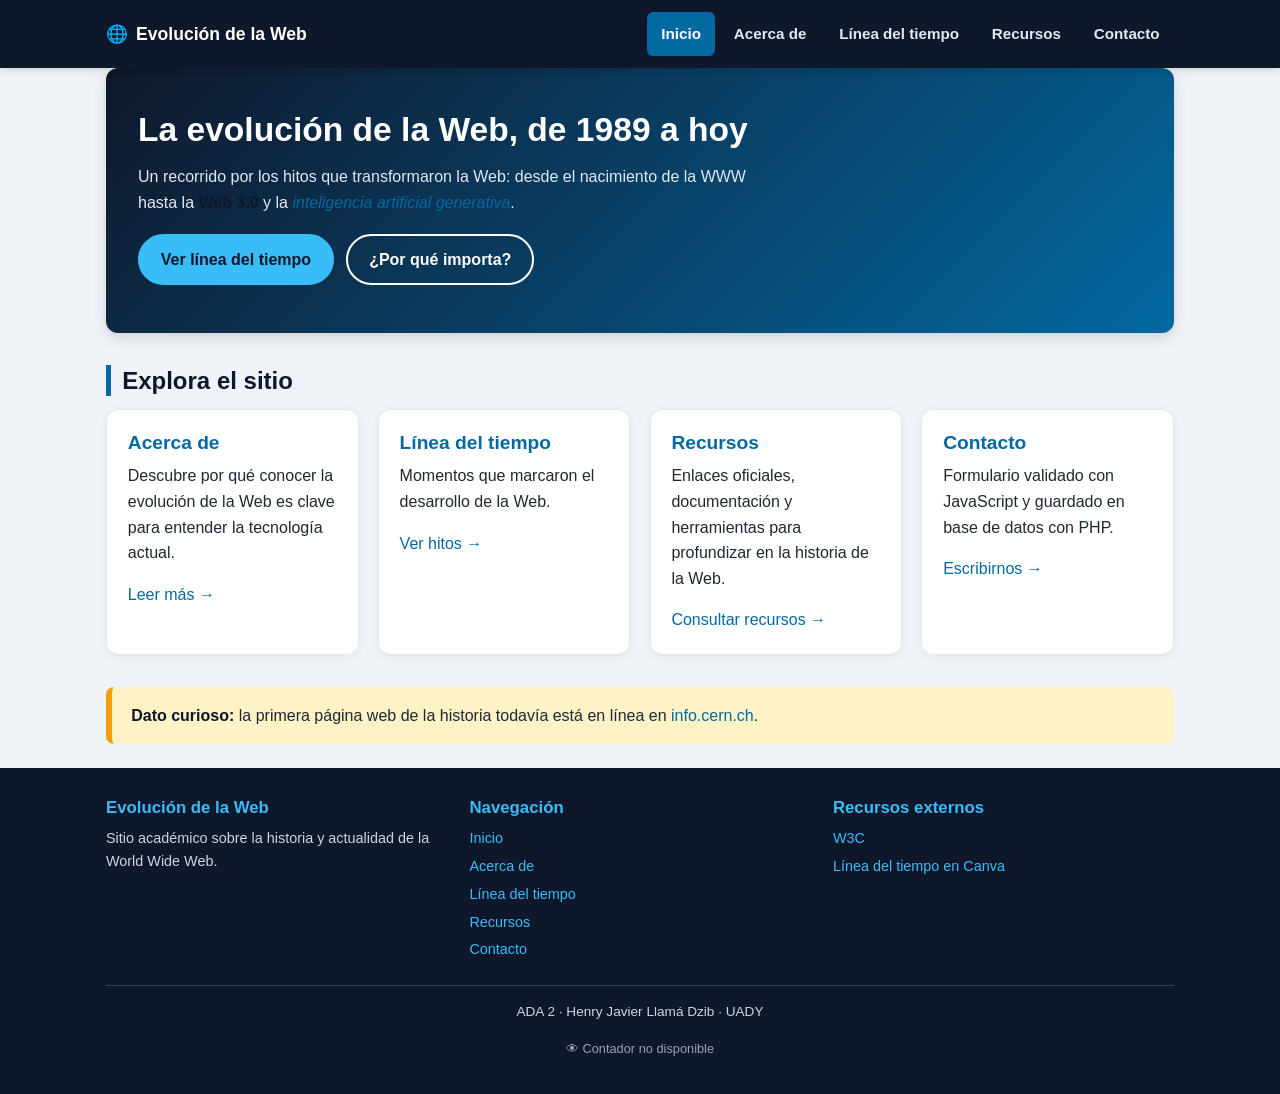
<file: index.html>
<!DOCTYPE html>
<html lang="es">
<head>
  <meta charset="UTF-8">
  <meta name="viewport" content="width=device-width, initial-scale=1.0">
  <meta name="description" content="Sitio sobre la evolución de la Web: hitos, recursos y contacto.">
  <title>Inicio | Evolución de la Web</title>
  <link rel="stylesheet" href="estilos.css">
</head>
<body>
  <header class="cabecera">
    <div class="barra">
      <a class="logo" href="index.html"><span aria-hidden="true">🌐</span> Evolución de la Web</a>
      <input type="checkbox" id="menu-toggle" class="menu-toggle">
      <label for="menu-toggle" class="menu-icono" aria-label="Abrir menú de navegación">☰</label>
      <nav class="nav">
        <ul class="menu">
          <li><a href="index.html" class="activo">Inicio</a></li>
          <li><a href="acerca.html">Acerca de</a></li>
          <li><a href="linea-tiempo.html">Línea del tiempo</a></li>
          <li><a href="recursos.html">Recursos</a></li>
          <li><a href="contacto.html">Contacto</a></li>
        </ul>
      </nav>
    </div>
  </header>

  <main class="contenedor">
    <section class="heroe">
      <h1>La evolución de la Web, de 1989 a hoy</h1>
      <p>Un recorrido por los hitos que transformaron la Web: desde el nacimiento de la WWW hasta la <strong>Web 3.0</strong> y la <em>inteligencia artificial generativa</em>.</p>
      <a class="boton" href="linea-tiempo.html">Ver línea del tiempo</a>
      <a class="boton secundario" href="acerca.html">¿Por qué importa?</a>
    </section>

    <h2>Explora el sitio</h2>
    <div class="rejilla">
      <article class="tarjeta">
        <h3>Acerca de</h3>
        <p>Descubre por qué conocer la evolución de la Web es clave para entender la tecnología actual.</p>
        <a href="acerca.html">Leer más →</a>
      </article>
      <article class="tarjeta">
        <h3>Línea del tiempo</h3>
        <p>Momentos que marcaron el desarrollo de la Web.</p>
        <a href="linea-tiempo.html">Ver hitos →</a>
      </article>
      <article class="tarjeta">
        <h3>Recursos</h3>
        <p>Enlaces oficiales, documentación y herramientas para profundizar en la historia de la Web.</p>
        <a href="recursos.html">Consultar recursos →</a>
      </article>
      <article class="tarjeta">
        <h3>Contacto</h3>
        <p>Formulario validado con JavaScript y guardado en base de datos con PHP.</p>
        <a href="contacto.html">Escribirnos →</a>
      </article>
    </div>

    <div class="aviso">
      <strong>Dato curioso:</strong> la primera página web de la historia todavía está en línea en
      <a href="http://info.cern.ch/" target="_blank" rel="noopener">info.cern.ch</a>.
    </div>
  </main>

  <footer class="pie">
    <div class="contenedor">
      <div class="columnas">
        <div>
          <h4>Evolución de la Web</h4>
          <p>Sitio académico sobre la historia y actualidad de la World Wide Web.</p>
        </div>
        <div>
          <h4>Navegación</h4>
          <ul>
            <li><a href="index.html">Inicio</a></li>
            <li><a href="acerca.html">Acerca de</a></li>
            <li><a href="linea-tiempo.html">Línea del tiempo</a></li>
            <li><a href="recursos.html">Recursos</a></li>
            <li><a href="contacto.html">Contacto</a></li>
          </ul>
        </div>
        <div>
          <h4>Recursos externos</h4>
          <ul>
            <li><a href="https://www.w3.org/" target="_blank" rel="noopener">W3C</a></li>
            <li><a href="https://www.canva.com/design/DAHYIgsBeGQ/dAUwOUvHS9t2ICzW6gFu6g/edit" target="_blank" rel="noopener">Línea del tiempo en Canva</a></li>
          </ul>
        </div>
      </div>
      <div class="creditos">
        <p>ADA 2 · Henry Javier Llamá Dzib · UADY</p>
        <!-- contador dinámico servido por PHP -->
        <p id="contador-visitas" class="contador">Cargando visitas…</p>
      </div>
    </div>
  </footer>

  <!-- script del contador del servidor -->
  <script src="js/contador.js"></script>
</body>
</html>
</file>
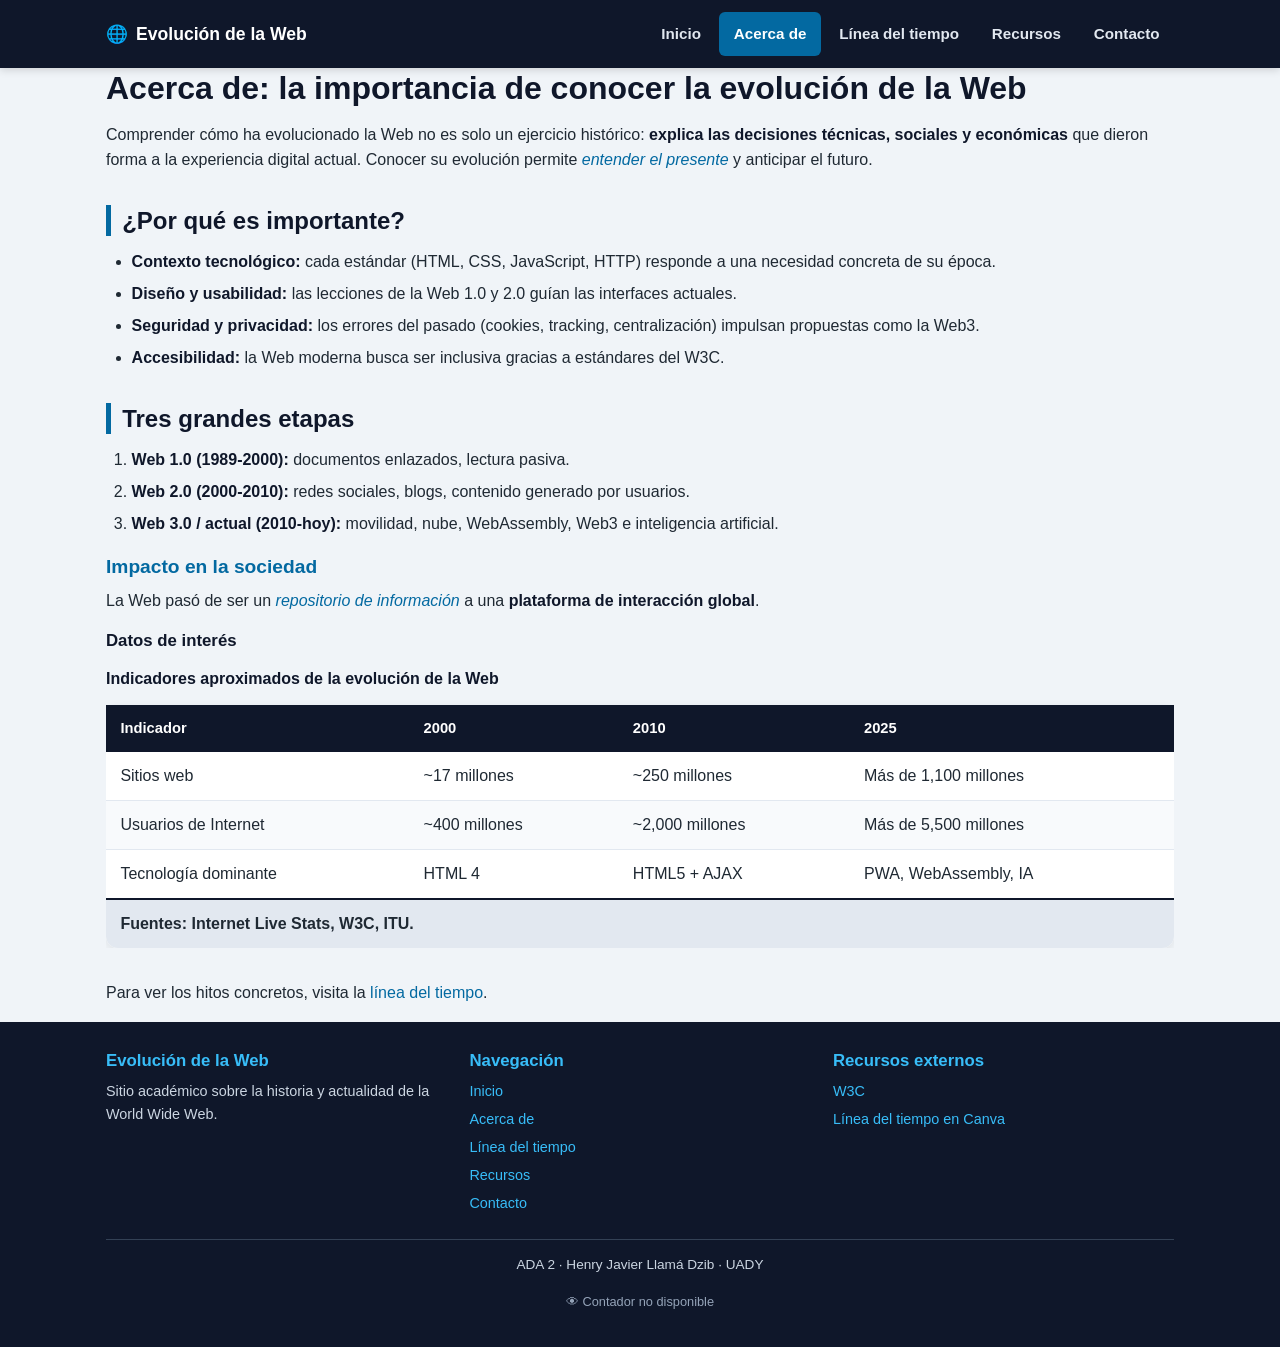
<file: acerca.html>
<!DOCTYPE html>
<html lang="es">
<head>
  <meta charset="UTF-8">
  <meta name="viewport" content="width=device-width, initial-scale=1.0">
  <meta name="description" content="Importancia de conocer la evolución de la Web.">
  <title>Acerca de | Evolución de la Web</title>
  <link rel="stylesheet" href="estilos.css">
</head>
<body>
  <header class="cabecera">
    <div class="barra">
      <a class="logo" href="index.html"><span aria-hidden="true">🌐</span> Evolución de la Web</a>
      <input type="checkbox" id="menu-toggle" class="menu-toggle">
      <label for="menu-toggle" class="menu-icono" aria-label="Abrir menú de navegación">☰</label>
      <nav class="nav">
        <ul class="menu">
          <li><a href="index.html">Inicio</a></li>
          <li><a href="acerca.html" class="activo">Acerca de</a></li>
          <li><a href="linea-tiempo.html">Línea del tiempo</a></li>
          <li><a href="recursos.html">Recursos</a></li>
          <li><a href="contacto.html">Contacto</a></li>
        </ul>
      </nav>
    </div>
  </header>

  <main class="contenedor">
    <h1>Acerca de: la importancia de conocer la evolución de la Web</h1>
    <p>Comprender cómo ha evolucionado la Web no es solo un ejercicio histórico: <strong>explica las decisiones técnicas, sociales y económicas</strong> que dieron forma a la experiencia digital actual. Conocer su evolución permite <em>entender el presente</em> y anticipar el futuro.</p>

    <h2>¿Por qué es importante?</h2>
    <ul>
      <li><strong>Contexto tecnológico:</strong> cada estándar (HTML, CSS, JavaScript, HTTP) responde a una necesidad concreta de su época.</li>
      <li><strong>Diseño y usabilidad:</strong> las lecciones de la Web 1.0 y 2.0 guían las interfaces actuales.</li>
      <li><strong>Seguridad y privacidad:</strong> los errores del pasado (cookies, tracking, centralización) impulsan propuestas como la Web3.</li>
      <li><strong>Accesibilidad:</strong> la Web moderna busca ser inclusiva gracias a estándares del W3C.</li>
    </ul>

    <h2>Tres grandes etapas</h2>
    <ol>
      <li><strong>Web 1.0 (1989-2000):</strong> documentos enlazados, lectura pasiva.</li>
      <li><strong>Web 2.0 (2000-2010):</strong> redes sociales, blogs, contenido generado por usuarios.</li>
      <li><strong>Web 3.0 / actual (2010-hoy):</strong> movilidad, nube, WebAssembly, Web3 e inteligencia artificial.</li>
    </ol>

    <h3>Impacto en la sociedad</h3>
    <p>La Web pasó de ser un <em>repositorio de información</em> a una <strong>plataforma de interacción global</strong>.</p>

    <h4>Datos de interés</h4>
    <div class="tabla-envoltura">
      <table>
        <caption>Indicadores aproximados de la evolución de la Web</caption>
        <thead>
          <tr><th>Indicador</th><th>2000</th><th>2010</th><th>2025</th></tr>
        </thead>
        <tbody>
          <tr><td>Sitios web</td><td>~17 millones</td><td>~250 millones</td><td>Más de 1,100 millones</td></tr>
          <tr><td>Usuarios de Internet</td><td>~400 millones</td><td>~2,000 millones</td><td>Más de 5,500 millones</td></tr>
          <tr><td>Tecnología dominante</td><td>HTML 4</td><td>HTML5 + AJAX</td><td>PWA, WebAssembly, IA</td></tr>
        </tbody>
        <tfoot>
          <tr><td colspan="4">Fuentes: Internet Live Stats, W3C, ITU.</td></tr>
        </tfoot>
      </table>
    </div>

    <p>Para ver los hitos concretos, visita la <a href="linea-tiempo.html">línea del tiempo</a>.</p>
  </main>

  <footer class="pie">
    <div class="contenedor">
      <div class="columnas">
        <div>
          <h4>Evolución de la Web</h4>
          <p>Sitio académico sobre la historia y actualidad de la World Wide Web.</p>
        </div>
        <div>
          <h4>Navegación</h4>
          <ul>
            <li><a href="index.html">Inicio</a></li>
            <li><a href="acerca.html">Acerca de</a></li>
            <li><a href="linea-tiempo.html">Línea del tiempo</a></li>
            <li><a href="recursos.html">Recursos</a></li>
            <li><a href="contacto.html">Contacto</a></li>
          </ul>
        </div>
        <div>
          <h4>Recursos externos</h4>
          <ul>
            <li><a href="https://www.w3.org/" target="_blank" rel="noopener">W3C</a></li>
            <li><a href="https://www.canva.com/design/DAHYIgsBeGQ/dAUwOUvHS9t2ICzW6gFu6g/edit" target="_blank" rel="noopener">Línea del tiempo en Canva</a></li>
          </ul>
        </div>
      </div>
      <div class="creditos">
        <p>ADA 2 · Henry Javier Llamá Dzib · UADY</p>
        <!-- Contador dinámico -->
        <p id="contador-visitas" class="contador">Cargando visitas…</p>
      </div>
    </div>
  </footer>

  <!-- Script del contador -->
  <script src="js/contador.js"></script>
</body>
</html>
</file>
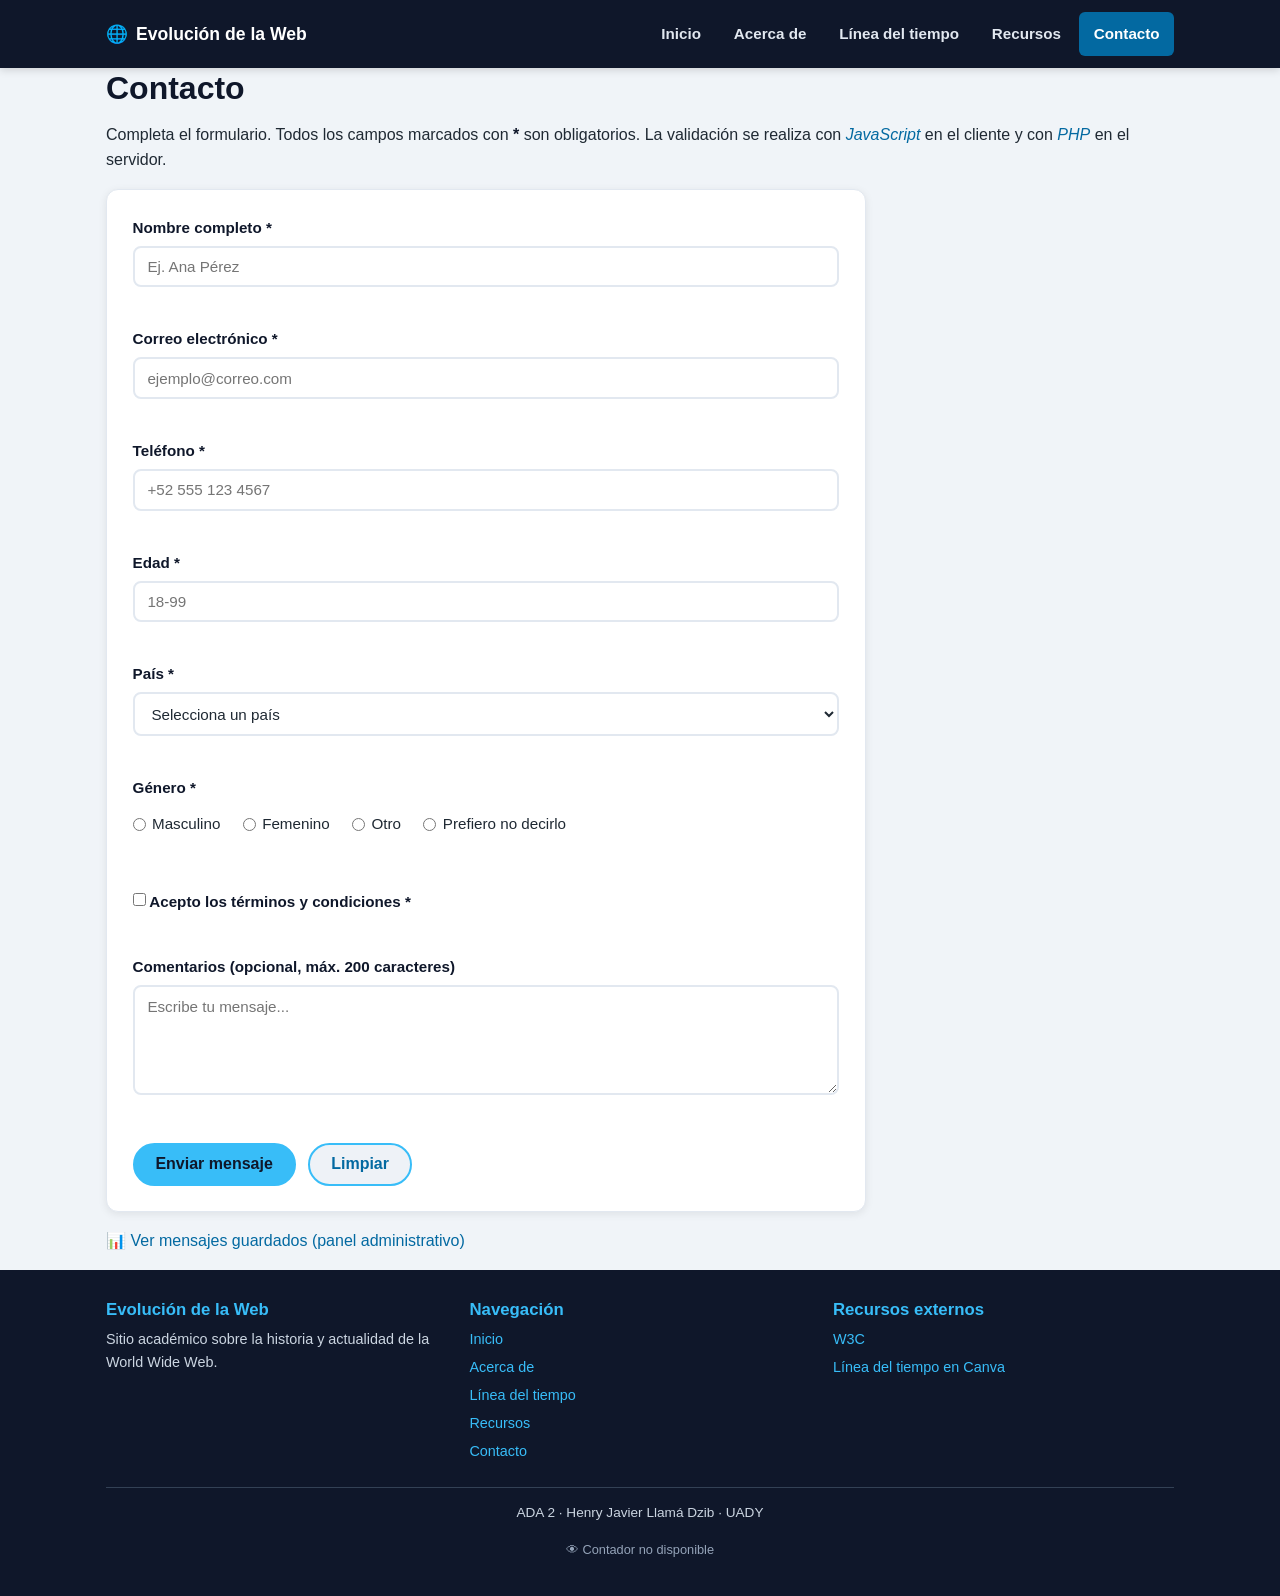
<file: contacto.html>
<!DOCTYPE html>
<html lang="es">
<head>
  <meta charset="UTF-8">
  <meta name="viewport" content="width=device-width, initial-scale=1.0">
  <meta name="description" content="Formulario de contacto validado con JavaScript y guardado en base de datos.">
  <title>Contacto | Evolución de la Web</title>
  <link rel="stylesheet" href="estilos.css">
</head>
<body>
  <header class="cabecera">
    <div class="barra">
      <a class="logo" href="index.html"><span aria-hidden="true">🌐</span> Evolución de la Web</a>
      <input type="checkbox" id="menu-toggle" class="menu-toggle">
      <label for="menu-toggle" class="menu-icono" aria-label="Abrir menú de navegación">☰</label>
      <nav class="nav">
        <ul class="menu">
          <li><a href="index.html">Inicio</a></li>
          <li><a href="acerca.html">Acerca de</a></li>
          <li><a href="linea-tiempo.html">Línea del tiempo</a></li>
          <li><a href="recursos.html">Recursos</a></li>
          <li><a href="contacto.html" class="activo">Contacto</a></li>
        </ul>
      </nav>
    </div>
  </header>

  <main class="contenedor">
    <h1>Contacto</h1>
    <p>Completa el formulario. Todos los campos marcados con <strong>*</strong> son obligatorios. La validación se realiza con <em>JavaScript</em> en el cliente y con <em>PHP</em> en el servidor.</p>

    <div class="mensaje-exito" id="mensaje-exito" role="status" aria-live="polite">
      ¡Gracias! Tu mensaje se ha enviado correctamente.
    </div>

    <!-- formulario conectado a procesar_contacto.php -->
    <form id="formulario-contacto" class="formulario"
          action="procesar_contacto.php" method="post" novalidate>
      <div class="campo" id="campo-nombre">
        <label for="nombre">Nombre completo *</label>
        <input type="text" id="nombre" name="nombre" placeholder="Ej. Ana Pérez" autocomplete="name">
        <span class="error" id="error-nombre"></span>
      </div>

      <div class="campo" id="campo-correo">
        <label for="correo">Correo electrónico *</label>
        <input type="email" id="correo" name="correo" placeholder="ejemplo@correo.com" autocomplete="email">
        <span class="error" id="error-correo"></span>
      </div>

      <div class="campo" id="campo-telefono">
        <label for="telefono">Teléfono *</label>
        <input type="tel" id="telefono" name="telefono" placeholder="+52 555 123 4567" autocomplete="tel">
        <span class="error" id="error-telefono"></span>
      </div>

      <div class="campo" id="campo-edad">
        <label for="edad">Edad *</label>
        <input type="number" id="edad" name="edad" min="18" max="99" placeholder="18-99">
        <span class="error" id="error-edad"></span>
      </div>

      <div class="campo" id="campo-pais">
        <label for="pais">País *</label>
        <select id="pais" name="pais">
          <option value="">Selecciona un país</option>
          <option value="MX">México</option>
          <option value="CO">Colombia</option>
          <option value="AR">Argentina</option>
          <option value="ES">España</option>
          <option value="PE">Perú</option>
          <option value="CL">Chile</option>
        </select>
        <span class="error" id="error-pais"></span>
      </div>

      <div class="campo" id="campo-genero">
        <span class="etiqueta-grupo">Género *</span>
        <div class="grupo-opciones">
          <label><input type="radio" name="genero" value="masculino"> Masculino</label>
          <label><input type="radio" name="genero" value="femenino"> Femenino</label>
          <label><input type="radio" name="genero" value="otro"> Otro</label>
          <label><input type="radio" name="genero" value="prefiero-no"> Prefiero no decirlo</label>
        </div>
        <span class="error" id="error-genero"></span>
      </div>

      <div class="campo" id="campo-terminos">
        <label class="campo-check">
          <input type="checkbox" id="terminos" name="terminos">
          Acepto los términos y condiciones *
        </label>
        <span class="error" id="error-terminos"></span>
      </div>

      <div class="campo" id="campo-comentarios">
        <label for="comentarios">Comentarios (opcional, máx. 200 caracteres)</label>
        <textarea id="comentarios" name="comentarios" maxlength="200" placeholder="Escribe tu mensaje..."></textarea>
        <span class="error" id="error-comentarios"></span>
      </div>

      <div class="acciones">
        <button type="submit" class="boton">Enviar mensaje</button>
        <!-- color corregido del botón limpiar -->
        <button type="reset" class="boton" style="background:#eef2f7;color:#0369a1;">Limpiar</button>
      </div>
    </form>

    <!-- enlace al panel dinámico del servidor -->
    <p style="margin-top:1rem;">
      <a href="mensajes.php">📊 Ver mensajes guardados (panel administrativo)</a>
    </p>
  </main>

  <footer class="pie">
    <div class="contenedor">
      <div class="columnas">
        <div>
          <h4>Evolución de la Web</h4>
          <p>Sitio académico sobre la historia y actualidad de la World Wide Web.</p>
        </div>
        <div>
          <h4>Navegación</h4>
          <ul>
            <li><a href="index.html">Inicio</a></li>
            <li><a href="acerca.html">Acerca de</a></li>
            <li><a href="linea-tiempo.html">Línea del tiempo</a></li>
            <li><a href="recursos.html">Recursos</a></li>
            <li><a href="contacto.html">Contacto</a></li>
          </ul>
        </div>
        <div>
          <h4>Recursos externos</h4>
          <ul>
            <li><a href="https://www.w3.org/" target="_blank" rel="noopener">W3C</a></li>
            <li><a href="https://www.canva.com/design/DAHYIgsBeGQ/dAUwOUvHS9t2ICzW6gFu6g/edit" target="_blank" rel="noopener">Línea del tiempo en Canva</a></li>
          </ul>
        </div>
      </div>
      <div class="creditos">
        <p>ADA 2 · Henry Javier Llamá Dzib · UADY</p>
        <!-- contador dinámico -->
        <p id="contador-visitas" class="contador">Cargando visitas…</p>
      </div>
    </div>
  </footer>

  <!-- scripts (contador + validación cliente) -->
  <script src="js/contador.js"></script>
  <script src="js/validacion.js"></script>
</body>
</html>
</file>
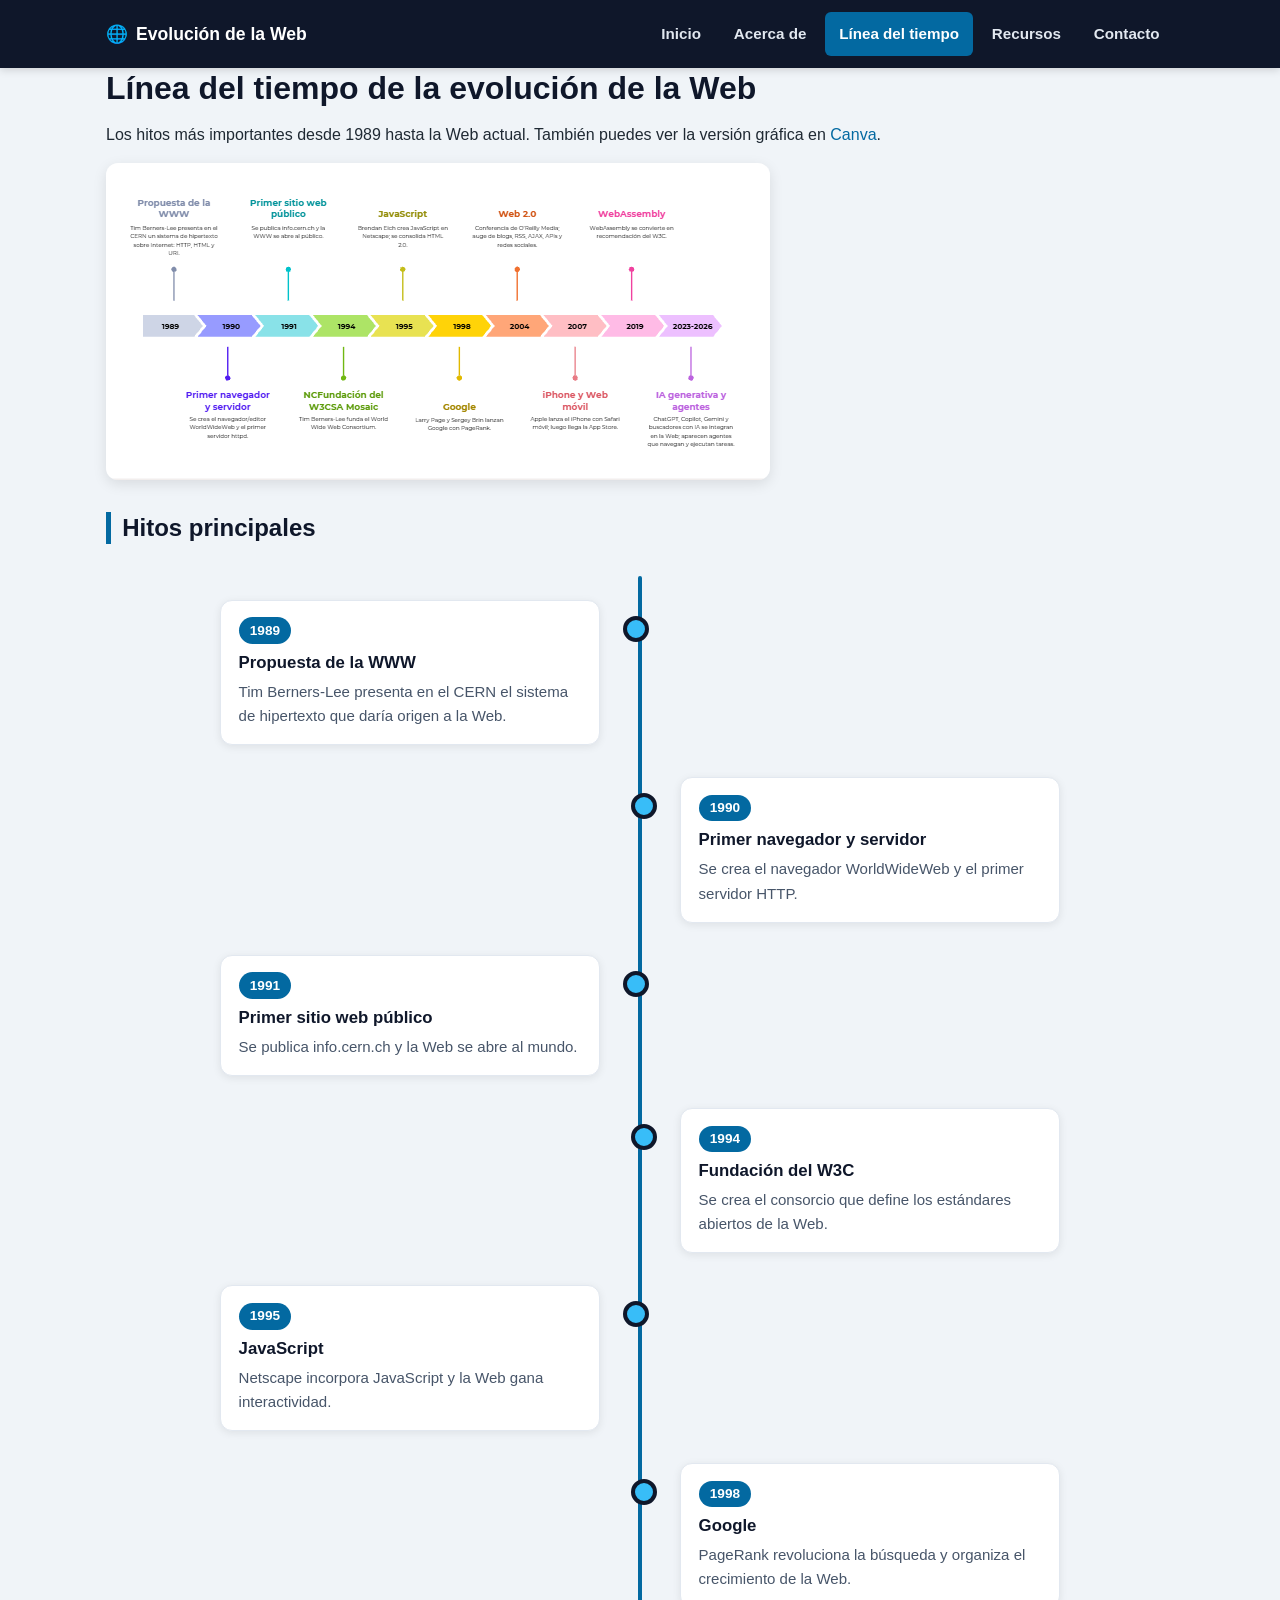
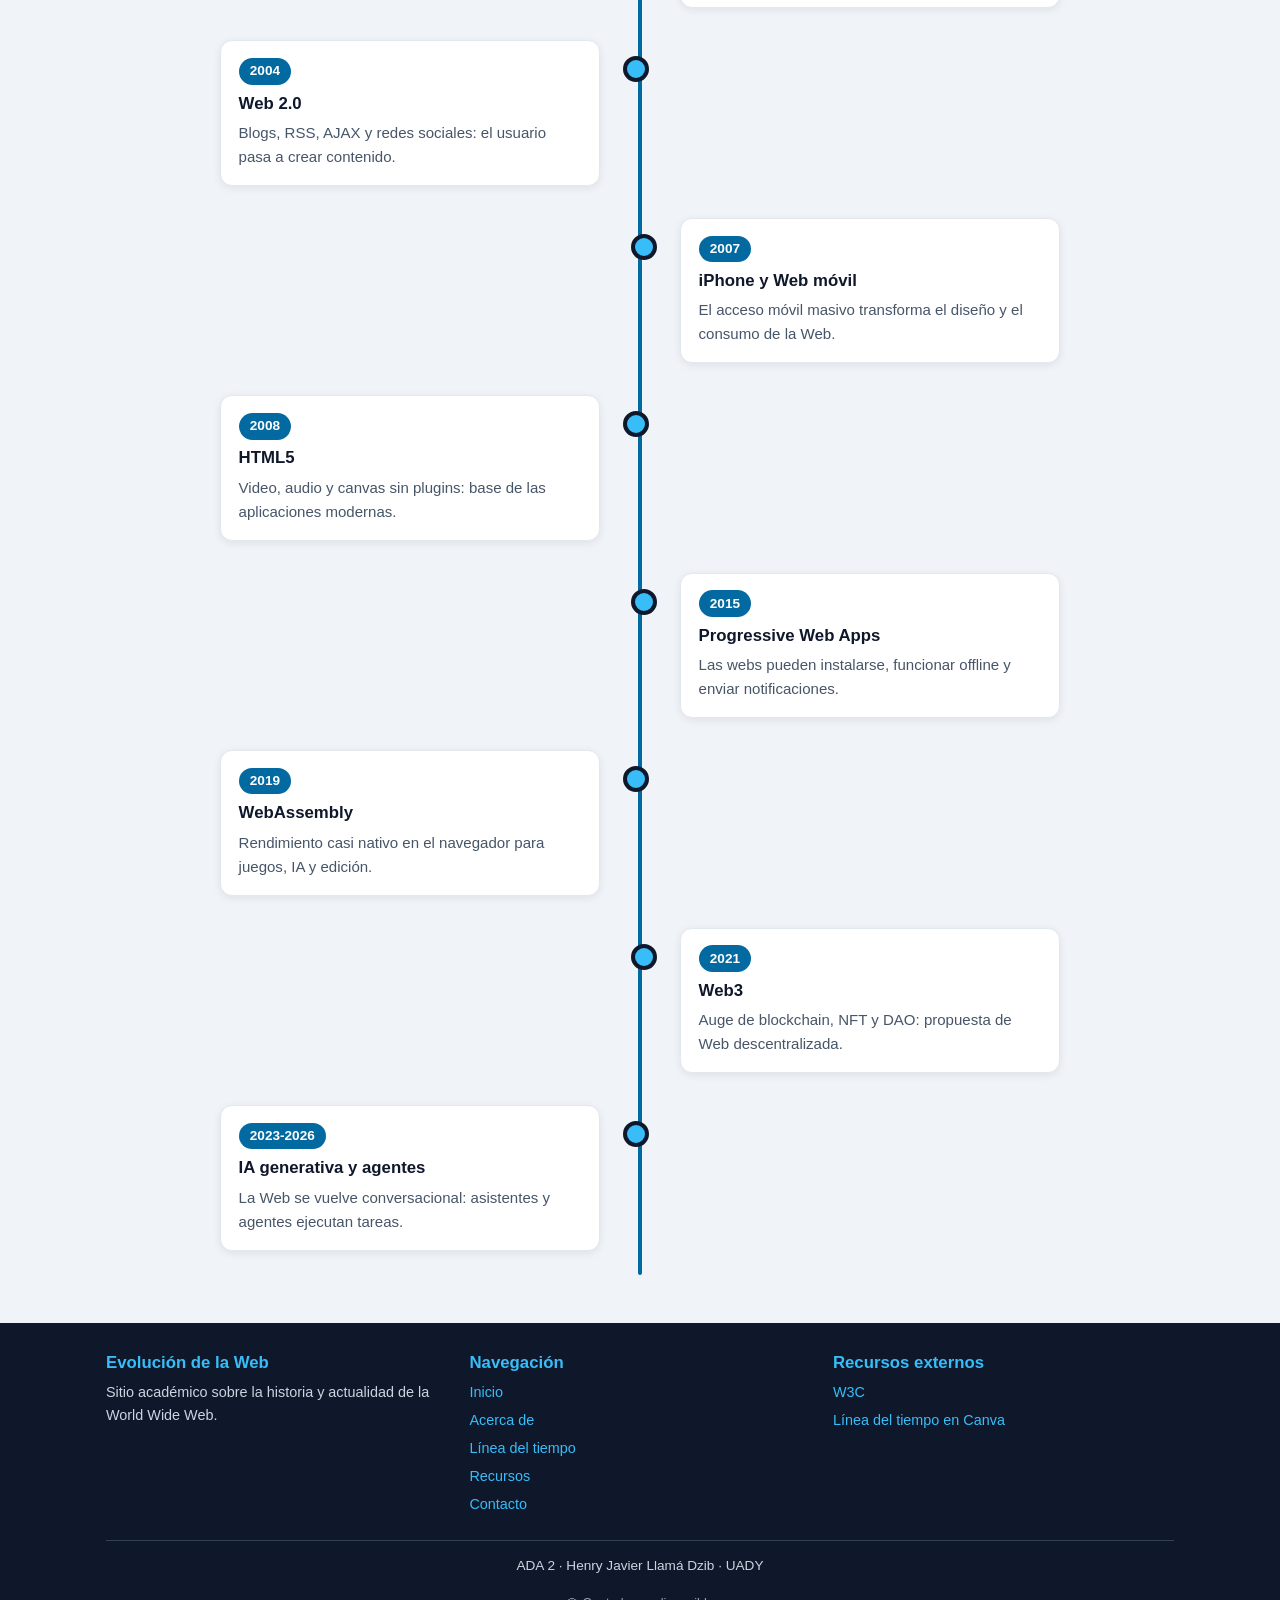
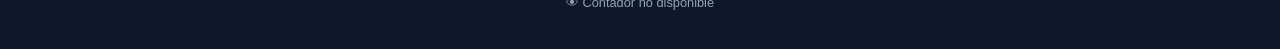
<file: linea-tiempo.html>
<!DOCTYPE html>
<html lang="es">
<head>
  <meta charset="UTF-8">
  <meta name="viewport" content="width=device-width, initial-scale=1.0">
  <meta name="description" content="Línea del tiempo de la evolución de la Web, 1989-2026.">
  <title>Línea del tiempo | Evolución de la Web</title>
  <link rel="stylesheet" href="estilos.css">
</head>
<body>
  <header class="cabecera">
    <div class="barra">
      <a class="logo" href="index.html"><span aria-hidden="true">🌐</span> Evolución de la Web</a>
      <input type="checkbox" id="menu-toggle" class="menu-toggle">
      <label for="menu-toggle" class="menu-icono" aria-label="Abrir menú de navegación">☰</label>
      <nav class="nav">
        <ul class="menu">
          <li><a href="index.html">Inicio</a></li>
          <li><a href="acerca.html">Acerca de</a></li>
          <li><a href="linea-tiempo.html" class="activo">Línea del tiempo</a></li>
          <li><a href="recursos.html">Recursos</a></li>
          <li><a href="contacto.html">Contacto</a></li>
        </ul>
      </nav>
    </div>
  </header>

  <main class="contenedor">
    <h1>Línea del tiempo de la evolución de la Web</h1>
    <p>Los hitos más importantes desde 1989 hasta la Web actual. También puedes ver la versión gráfica en
      <a href="https://www.canva.com/design/DAHYIgsBeGQ/dAUwOUvHS9t2ICzW6gFu6g/edit" target="_blank" rel="noopener">Canva</a>.
    </p>

    <img src="img/linea-tiempo.png"
         alt="Línea del tiempo gráfica de la evolución de la Web, 1989-2026"
         style="margin-bottom:2rem;border-radius:12px;box-shadow:0 4px 14px rgba(0,0,0,.10);">

    <h2>Hitos principales</h2>
    <section class="timeline">
      <article class="momento">
        <div class="caja">
          <span class="anio">1989</span>
          <h3>Propuesta de la WWW</h3>
          <p>Tim Berners-Lee presenta en el CERN el sistema de hipertexto que daría origen a la Web.</p>
        </div>
      </article>
      <article class="momento">
        <div class="caja">
          <span class="anio">1990</span>
          <h3>Primer navegador y servidor</h3>
          <p>Se crea el navegador WorldWideWeb y el primer servidor HTTP.</p>
        </div>
      </article>
      <article class="momento">
        <div class="caja">
          <span class="anio">1991</span>
          <h3>Primer sitio web público</h3>
          <p>Se publica info.cern.ch y la Web se abre al mundo.</p>
        </div>
      </article>
      <article class="momento">
        <div class="caja">
          <span class="anio">1994</span>
          <h3>Fundación del W3C</h3>
          <p>Se crea el consorcio que define los estándares abiertos de la Web.</p>
        </div>
      </article>
      <article class="momento">
        <div class="caja">
          <span class="anio">1995</span>
          <h3>JavaScript</h3>
          <p>Netscape incorpora JavaScript y la Web gana interactividad.</p>
        </div>
      </article>
      <article class="momento">
        <div class="caja">
          <span class="anio">1998</span>
          <h3>Google</h3>
          <p>PageRank revoluciona la búsqueda y organiza el crecimiento de la Web.</p>
        </div>
      </article>
      <article class="momento">
        <div class="caja">
          <span class="anio">2004</span>
          <h3>Web 2.0</h3>
          <p>Blogs, RSS, AJAX y redes sociales: el usuario pasa a crear contenido.</p>
        </div>
      </article>
      <article class="momento">
        <div class="caja">
          <span class="anio">2007</span>
          <h3>iPhone y Web móvil</h3>
          <p>El acceso móvil masivo transforma el diseño y el consumo de la Web.</p>
        </div>
      </article>
      <article class="momento">
        <div class="caja">
          <span class="anio">2008</span>
          <h3>HTML5</h3>
          <p>Video, audio y canvas sin plugins: base de las aplicaciones modernas.</p>
        </div>
      </article>
      <article class="momento">
        <div class="caja">
          <span class="anio">2015</span>
          <h3>Progressive Web Apps</h3>
          <p>Las webs pueden instalarse, funcionar offline y enviar notificaciones.</p>
        </div>
      </article>
      <article class="momento">
        <div class="caja">
          <span class="anio">2019</span>
          <h3>WebAssembly</h3>
          <p>Rendimiento casi nativo en el navegador para juegos, IA y edición.</p>
        </div>
      </article>
      <article class="momento">
        <div class="caja">
          <span class="anio">2021</span>
          <h3>Web3</h3>
          <p>Auge de blockchain, NFT y DAO: propuesta de Web descentralizada.</p>
        </div>
      </article>
      <article class="momento">
        <div class="caja">
          <span class="anio">2023-2026</span>
          <h3>IA generativa y agentes</h3>
          <p>La Web se vuelve conversacional: asistentes y agentes ejecutan tareas.</p>
        </div>
      </article>
    </section>
  </main>

  <footer class="pie">
    <div class="contenedor">
      <div class="columnas">
        <div>
          <h4>Evolución de la Web</h4>
          <p>Sitio académico sobre la historia y actualidad de la World Wide Web.</p>
        </div>
        <div>
          <h4>Navegación</h4>
          <ul>
            <li><a href="index.html">Inicio</a></li>
            <li><a href="acerca.html">Acerca de</a></li>
            <li><a href="linea-tiempo.html">Línea del tiempo</a></li>
            <li><a href="recursos.html">Recursos</a></li>
            <li><a href="contacto.html">Contacto</a></li>
          </ul>
        </div>
        <div>
          <h4>Recursos externos</h4>
          <ul>
            <li><a href="https://www.w3.org/" target="_blank" rel="noopener">W3C</a></li>
            <li><a href="https://www.canva.com/design/DAHYIgsBeGQ/dAUwOUvHS9t2ICzW6gFu6g/edit" target="_blank" rel="noopener">Línea del tiempo en Canva</a></li>
          </ul>
        </div>
      </div>
      <div class="creditos">
        <p>ADA 2 · Henry Javier Llamá Dzib · UADY</p>
        <!-- contador dinámico -->
        <p id="contador-visitas" class="contador">Cargando visitas…</p>
      </div>
    </div>
  </footer>

  <!-- script del contador -->
  <script src="js/contador.js"></script>
</body>
</html>
</file>
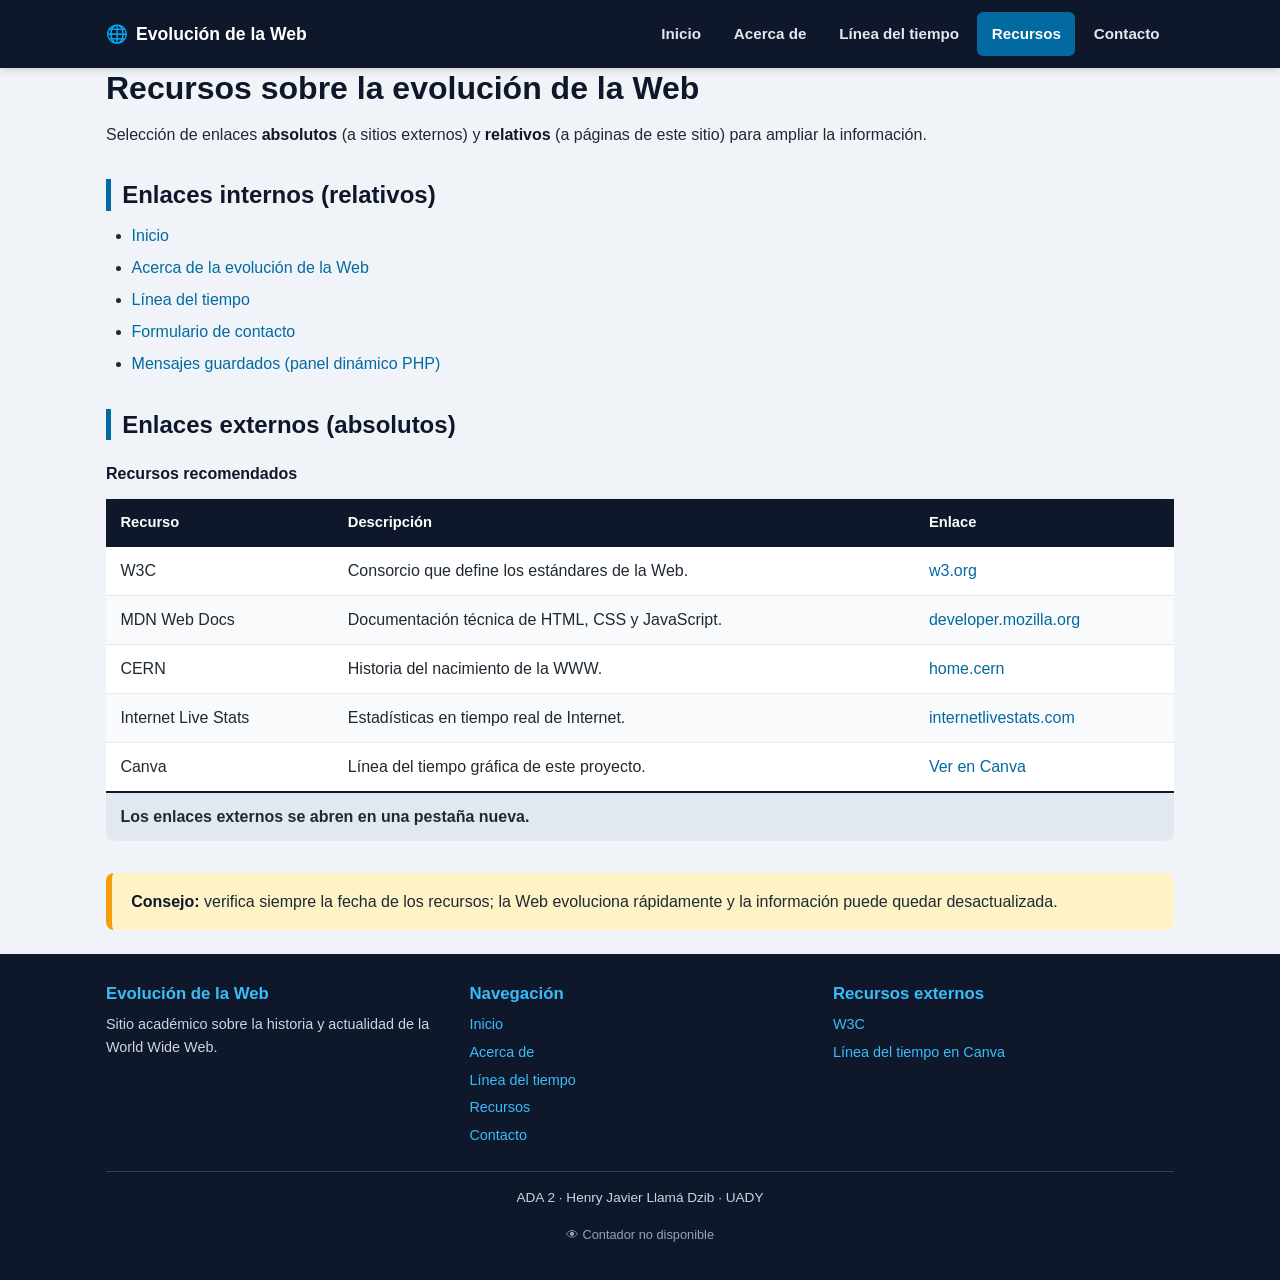
<file: recursos.html>
<!DOCTYPE html>
<html lang="es">
<head>
  <meta charset="UTF-8">
  <meta name="viewport" content="width=device-width, initial-scale=1.0">
  <meta name="description" content="Recursos y enlaces sobre la evolución de la Web.">
  <title>Recursos | Evolución de la Web</title>
  <link rel="stylesheet" href="estilos.css">
</head>
<body>
  <header class="cabecera">
    <div class="barra">
      <a class="logo" href="index.html"><span aria-hidden="true">🌐</span> Evolución de la Web</a>
      <input type="checkbox" id="menu-toggle" class="menu-toggle">
      <label for="menu-toggle" class="menu-icono" aria-label="Abrir menú de navegación">☰</label>
      <nav class="nav">
        <ul class="menu">
          <li><a href="index.html">Inicio</a></li>
          <li><a href="acerca.html">Acerca de</a></li>
          <li><a href="linea-tiempo.html">Línea del tiempo</a></li>
          <li><a href="recursos.html" class="activo">Recursos</a></li>
          <li><a href="contacto.html">Contacto</a></li>
        </ul>
      </nav>
    </div>
  </header>

  <main class="contenedor">
    <h1>Recursos sobre la evolución de la Web</h1>
    <p>Selección de enlaces <strong>absolutos</strong> (a sitios externos) y <strong>relativos</strong> (a páginas de este sitio) para ampliar la información.</p>

    <h2>Enlaces internos (relativos)</h2>
    <ul>
      <li><a href="index.html">Inicio</a></li>
      <li><a href="acerca.html">Acerca de la evolución de la Web</a></li>
      <li><a href="linea-tiempo.html">Línea del tiempo</a></li>
      <li><a href="contacto.html">Formulario de contacto</a></li>
      <!-- enlace al panel dinámico -->
      <li><a href="mensajes.php">Mensajes guardados (panel dinámico PHP)</a></li>
    </ul>

    <h2>Enlaces externos (absolutos)</h2>
    <div class="tabla-envoltura">
      <table>
        <caption>Recursos recomendados</caption>
        <thead>
          <tr><th>Recurso</th><th>Descripción</th><th>Enlace</th></tr>
        </thead>
        <tbody>
          <tr>
            <td>W3C</td>
            <td>Consorcio que define los estándares de la Web.</td>
            <td><a href="https://www.w3.org/" target="_blank" rel="noopener">w3.org</a></td>
          </tr>
          <tr>
            <td>MDN Web Docs</td>
            <td>Documentación técnica de HTML, CSS y JavaScript.</td>
            <td><a href="https://developer.mozilla.org/es/" target="_blank" rel="noopener">developer.mozilla.org</a></td>
          </tr>
          <tr>
            <td>CERN</td>
            <td>Historia del nacimiento de la WWW.</td>
            <td><a href="https://home.cern/" target="_blank" rel="noopener">home.cern</a></td>
          </tr>
          <tr>
            <td>Internet Live Stats</td>
            <td>Estadísticas en tiempo real de Internet.</td>
            <td><a href="https://www.internetlivestats.com/" target="_blank" rel="noopener">internetlivestats.com</a></td>
          </tr>
          <tr>
            <td>Canva</td>
            <td>Línea del tiempo gráfica de este proyecto.</td>
            <td><a href="https://www.canva.com/design/DAHYIgsBeGQ/dAUwOUvHS9t2ICzW6gFu6g/edit" target="_blank" rel="noopener">Ver en Canva</a></td>
          </tr>
        </tbody>
        <tfoot>
          <tr><td colspan="3">Los enlaces externos se abren en una pestaña nueva.</td></tr>
        </tfoot>
      </table>
    </div>

    <div class="aviso">
      <strong>Consejo:</strong> verifica siempre la fecha de los recursos; la Web evoluciona rápidamente y la información puede quedar desactualizada.
    </div>
  </main>

  <footer class="pie">
    <div class="contenedor">
      <div class="columnas">
        <div>
          <h4>Evolución de la Web</h4>
          <p>Sitio académico sobre la historia y actualidad de la World Wide Web.</p>
        </div>
        <div>
          <h4>Navegación</h4>
          <ul>
            <li><a href="index.html">Inicio</a></li>
            <li><a href="acerca.html">Acerca de</a></li>
            <li><a href="linea-tiempo.html">Línea del tiempo</a></li>
            <li><a href="recursos.html">Recursos</a></li>
            <li><a href="contacto.html">Contacto</a></li>
          </ul>
        </div>
        <div>
          <h4>Recursos externos</h4>
          <ul>
            <li><a href="https://www.w3.org/" target="_blank" rel="noopener">W3C</a></li>
            <li><a href="https://www.canva.com/design/DAHYIgsBeGQ/dAUwOUvHS9t2ICzW6gFu6g/edit" target="_blank" rel="noopener">Línea del tiempo en Canva</a></li>
          </ul>
        </div>
      </div>
      <div class="creditos">
        <p>ADA 2 · Henry Javier Llamá Dzib · UADY</p>
        <!-- contador dinámico -->
        <p id="contador-visitas" class="contador">Cargando visitas…</p>
      </div>
    </div>
  </footer>

  <!-- script del contador -->
  <script src="js/contador.js"></script>
</body>
</html>
</file>
<file: estilos.css>
/* ============================================
   HOJA DE ESTILOS - Evolucion de la Web
   ============================================ */

* {
  margin: 0;
  padding: 0;
  box-sizing: border-box;
}

html {
  scroll-behavior: smooth;
}

body {
  font-family: Arial, Helvetica, sans-serif;
  color: #1f2933;
  background-color: #f0f4f8;
  line-height: 1.6;
  min-height: 100vh;
  display: flex;
  flex-direction: column;
}

img {
  max-width: 100%;
  display: block;
  height: auto;
}

a {
  color: #0369a1;
  text-decoration: none;
}

a:hover {
  color: #075985;
  text-decoration: underline;
}

/* ---------- CONTENEDOR ---------- */
.contenedor {
  width: 100%;
  max-width: 1100px;
  margin: 0 auto;
  padding: 0 1rem;
}

main {
  flex: 1;
  padding: 2rem 0 3rem;
}

/* ---------- CABECERA ---------- */
.cabecera {
  position: sticky;
  top: 0;
  z-index: 100;
  background-color: #0f172a;
  box-shadow: 0 2px 8px rgba(0, 0, 0, 0.15);
}

.barra {
  max-width: 1100px;
  margin: 0 auto;
  padding: 0.75rem 1rem;
  display: flex;
  align-items: center;
  justify-content: space-between;
  gap: 1rem;
}

.logo {
  color: #ffffff;
  text-decoration: none;
  font-weight: bold;
  font-size: 1.1rem;
  display: flex;
  align-items: center;
  gap: 0.5rem;
}

.logo:hover {
  color: #38bdf8;
  text-decoration: none;
}

/* ---------- MENU ---------- */
.nav {
  display: block;
}

.menu {
  list-style: none;
  display: flex;
  gap: 0.25rem;
  margin: 0;
}

.menu li {
  margin: 0;
}

.menu a {
  display: block;
  padding: 0.6rem 0.9rem;
  color: #e2e8f0;
  text-decoration: none;
  border-radius: 6px;
  font-weight: 600;
  font-size: 0.95rem;
  transition: background-color 0.25s, color 0.25s;
}

.menu a:hover {
  background-color: #1e293b;
  color: #38bdf8;
  text-decoration: none;
}

.menu a.activo {
  background-color: #0369a1;
  color: #ffffff;
}

.menu-toggle {
  display: none;
}

.menu-icono {
  display: none;
  color: #ffffff;
  font-size: 1.6rem;
  cursor: pointer;
  padding: 0.3rem 0.7rem;
  border: 1px solid rgba(255, 255, 255, 0.4);
  border-radius: 6px;
  user-select: none;
}

.menu-icono:hover {
  background-color: rgba(255, 255, 255, 0.1);
}

/* ---------- TIPOGRAFIA ---------- */
h1, h2, h3, h4 {
  line-height: 1.3;
  color: #0f172a;
}

h1 {
  font-size: 2rem;
  margin-bottom: 0.8rem;
}

h2 {
  font-size: 1.5rem;
  margin: 2rem 0 0.8rem;
  border-left: 5px solid #0369a1;
  padding-left: 0.7rem;
}

h3 {
  font-size: 1.2rem;
  margin: 1.2rem 0 0.5rem;
  color: #0369a1;
}

h4 {
  font-size: 1.05rem;
  margin: 1rem 0 0.4rem;
}

p {
  margin-bottom: 1rem;
}

ul, ol {
  margin: 0 0 1rem 1.6rem;
}

li {
  margin-bottom: 0.4rem;
}

strong {
  color: #0f172a;
}

em {
  color: #0369a1;
}

/* ---------- HEROE ---------- */
.heroe {
  background: linear-gradient(135deg, #0f172a 0%, #0369a1 100%);
  color: #ffffff;
  border-radius: 12px;
  padding: 2.5rem 2rem;
  margin-bottom: 2rem;
  box-shadow: 0 4px 14px rgba(0, 0, 0, 0.15);
}

.heroe h1 {
  color: #ffffff;
  font-size: 2.1rem;
}

.heroe p {
  max-width: 70ch;
  margin-bottom: 1.2rem;
  color: #e2e8f0;
}

/* ---------- BOTONES ---------- */
.boton {
  display: inline-block;
  background-color: #38bdf8;
  color: #0f172a;
  font-weight: bold;
  padding: 0.65rem 1.3rem;
  border-radius: 999px;
  text-decoration: none;
  border: 2px solid #38bdf8;
  cursor: pointer;
  font-family: inherit;
  font-size: 1rem;
  margin-right: 0.5rem;
  margin-bottom: 0.5rem;
  transition: all 0.25s;
}

.boton:hover {
  background-color: #0ea5e9;
  border-color: #0ea5e9;
  transform: translateY(-2px);
  box-shadow: 0 6px 16px rgba(0, 0, 0, 0.25);
  text-decoration: none;
}

.boton.secundario {
  background-color: transparent;
  color: #ffffff;
  border: 2px solid #ffffff;
}

.boton.secundario:hover {
  background-color: rgba(255, 255, 255, 0.15);
  color: #ffffff;
}

/* ---------- REJILLA DE TARJETAS ---------- */
.rejilla {
  display: grid;
  grid-template-columns: repeat(auto-fit, minmax(240px, 1fr));
  gap: 1.2rem;
  margin-bottom: 2rem;
}

.tarjeta {
  background-color: #ffffff;
  border: 1px solid #e2e8f0;
  border-radius: 12px;
  padding: 1.3rem;
  box-shadow: 0 2px 8px rgba(0, 0, 0, 0.06);
  transition: transform 0.25s, box-shadow 0.25s;
}

.tarjeta:hover {
  transform: translateY(-4px);
  box-shadow: 0 10px 22px rgba(3, 105, 161, 0.18);
}

.tarjeta h3 {
  margin-top: 0;
}

/* ---------- AVISO ---------- */
.aviso {
  background-color: #fef3c7;
  border-left: 6px solid #f59e0b;
  padding: 1rem 1.2rem;
  border-radius: 8px;
  margin: 1.5rem 0;
}

/* ---------- CODIGO ---------- */
code {
  background-color: #e2e8f0;
  padding: 0.1rem 0.35rem;
  border-radius: 4px;
  font-family: Consolas, Monaco, monospace;
  font-size: 0.92em;
}

/* ---------- TABLAS ---------- */
.tabla-envoltura {
  overflow-x: auto;
  margin-bottom: 2rem;
}

table {
  width: 100%;
  border-collapse: collapse;
  background-color: #ffffff;
  border-radius: 12px;
  overflow: hidden;
  box-shadow: 0 2px 8px rgba(0, 0, 0, 0.08);
  min-width: 520px;
}

caption {
  caption-side: top;
  text-align: left;
  font-weight: bold;
  color: #0f172a;
  padding: 0.5rem 0 0.8rem;
}

thead th {
  background-color: #0f172a;
  color: #ffffff;
  text-align: left;
  padding: 0.75rem 0.9rem;
  font-size: 0.92rem;
}

tbody td {
  padding: 0.7rem 0.9rem;
  border-bottom: 1px solid #e2e8f0;
  vertical-align: top;
}

tbody tr:nth-child(even) {
  background-color: #f8fafc;
}

tbody tr:hover {
  background-color: #e0f2fe;
}

tfoot td {
  background-color: #e2e8f0;
  font-weight: bold;
  padding: 0.7rem 0.9rem;
  border-top: 2px solid #0f172a;
}

/* ---------- LINEA DEL TIEMPO ---------- */
.timeline {
  position: relative;
  max-width: 920px;
  margin: 2rem auto 3rem;
  padding: 0.5rem 0;
}

.timeline::before {
  content: "";
  position: absolute;
  left: 50%;
  top: 0;
  bottom: 0;
  width: 4px;
  margin-left: -2px;
  background-color: #0369a1;
  border-radius: 2px;
}

.momento {
  position: relative;
  width: 50%;
  padding: 1rem 2.5rem;
}

.momento:nth-child(odd) {
  left: 0;
  text-align: right;
}

.momento:nth-child(even) {
  left: 50%;
}

.momento::before {
  content: "";
  position: absolute;
  top: 2rem;
  width: 18px;
  height: 18px;
  background-color: #38bdf8;
  border: 4px solid #0f172a;
  border-radius: 50%;
  z-index: 2;
}

.momento:nth-child(odd)::before {
  right: -9px;
}

.momento:nth-child(even)::before {
  left: -9px;
}

.momento .caja {
  background-color: #ffffff;
  border: 1px solid #e2e8f0;
  border-radius: 12px;
  padding: 1rem 1.1rem;
  box-shadow: 0 2px 8px rgba(0, 0, 0, 0.08);
  transition: border-color 0.25s, box-shadow 0.25s;
  text-align: left;
}

.momento:hover .caja {
  border-color: #0369a1;
  box-shadow: 0 10px 22px rgba(3, 105, 161, 0.2);
}

.momento .anio {
  display: inline-block;
  background-color: #0369a1;
  color: #ffffff;
  font-weight: bold;
  font-size: 0.85rem;
  padding: 0.15rem 0.7rem;
  border-radius: 999px;
  margin-bottom: 0.4rem;
}

.momento h3 {
  margin: 0.1rem 0 0.4rem;
  font-size: 1.05rem;
  color: #0f172a;
}

.momento p {
  margin: 0;
  font-size: 0.94rem;
  color: #475569;
}

/* ---------- FORMULARIO ---------- */
.formulario {
  background-color: #ffffff;
  border: 1px solid #e2e8f0;
  border-radius: 12px;
  box-shadow: 0 2px 8px rgba(0, 0, 0, 0.08);
  padding: 1.6rem;
  max-width: 760px;
}

.campo {
  margin-bottom: 1.15rem;
}

.campo label,
.campo .etiqueta-grupo {
  display: block;
  font-weight: bold;
  font-size: 0.95rem;
  margin-bottom: 0.35rem;
  color: #0f172a;
}

.campo input[type="text"],
.campo input[type="email"],
.campo input[type="tel"],
.campo input[type="number"],
.campo select,
.campo textarea {
  width: 100%;
  padding: 0.65rem 0.8rem;
  border: 2px solid #e2e8f0;
  border-radius: 8px;
  font-family: inherit;
  font-size: 0.95rem;
  background-color: #ffffff;
  color: #1f2933;
  transition: border-color 0.25s, box-shadow 0.25s;
}

.campo textarea {
  resize: vertical;
  min-height: 110px;
}

.campo input:focus,
.campo select:focus,
.campo textarea:focus {
  outline: none;
  border-color: #0369a1;
  box-shadow: 0 0 0 3px rgba(3, 105, 161, 0.15);
}

.grupo-opciones {
  display: flex;
  flex-wrap: wrap;
  gap: 0.6rem 1.4rem;
  padding: 0.4rem 0;
}

.grupo-opciones label {
  font-weight: normal;
  color: #1f2933;
  display: flex;
  align-items: center;
  gap: 0.4rem;
  cursor: pointer;
}

.campo-check {
  display: flex;
  align-items: flex-start;
  gap: 0.6rem;
  font-size: 0.93rem;
  cursor: pointer;
}

.campo-check input {
  margin-top: 0.3rem;
}

.error {
  display: block;
  color: #dc2626;
  font-size: 0.85rem;
  font-weight: 600;
  min-height: 1.1rem;
  margin-top: 0.25rem;
}

.campo.invalido input,
.campo.invalido select,
.campo.invalido textarea {
  border-color: #dc2626;
  background-color: #fff5f5;
}

.campo.valido input,
.campo.valido select,
.campo.valido textarea {
  border-color: #16a34a;
}

.mensaje-exito {
  display: none;
  background-color: #dcfce7;
  border-left: 6px solid #16a34a;
  color: #14532d;
  padding: 1rem 1.2rem;
  border-radius: 8px;
  margin-bottom: 1.2rem;
  font-weight: 600;
}

.mensaje-exito.visible {
  display: block;
}

.acciones {
  display: flex;
  flex-wrap: wrap;
  gap: 0.8rem;
  margin-top: 0.5rem;
}

.acciones .boton {
  margin: 0;
}

/* ---------- PIE ---------- */
.pie {
  background-color: #0f172a;
  color: #cbd5e1;
  padding: 1.8rem 0 1.2rem;
  font-size: 0.9rem;
}

.pie a {
  color: #38bdf8;
  text-decoration: none;
}

.pie a:hover {
  color: #ffffff;
  text-decoration: underline;
}

.pie .columnas {
  display: grid;
  grid-template-columns: repeat(auto-fit, minmax(220px, 1fr));
  gap: 1.4rem;
  margin-bottom: 1.2rem;
}

.pie h4 {
  color: #38bdf8;
  margin: 0 0 0.5rem;
}

.pie ul {
  list-style: none;
  margin: 0;
}

.pie li {
  margin-bottom: 0.3rem;
}

.pie .creditos {
  border-top: 1px solid #334155;
  padding-top: 0.9rem;
  text-align: center;
  font-size: 0.85rem;
}

/* ---------- ADA 4: CONTADOR DE VISITAS ---------- */
.contador,
#contador-visitas {
  color: #94a3b8;
  font-size: 0.8rem;
  margin-top: 0.4rem;
}

/* ---------- RESPONSIVE ---------- */
@media (max-width: 820px) {
  .barra {
    position: relative;
  }

  .menu-icono {
    display: block;
  }

  .nav {
    position: absolute;
    top: 100%;
    left: 0;
    right: 0;
    background-color: #0f172a;
    overflow: hidden;
    max-height: 0;
    transition: max-height 0.4s ease;
    box-shadow: 0 10px 18px rgba(0, 0, 0, 0.3);
  }

  .menu-toggle:checked ~ .nav {
    max-height: 500px;
  }

  .menu {
    flex-direction: column;
    gap: 0;
    padding: 0;
  }

  .menu a {
    padding: 0.9rem 1.2rem;
    border-radius: 0;
    border-bottom: 1px solid #1e293b;
  }

  h1 {
    font-size: 1.6rem;
  }

  .heroe {
    padding: 1.8rem 1.2rem;
  }

  .heroe h1 {
    font-size: 1.6rem;
  }

  .timeline::before {
    left: 18px;
  }

  .momento,
  .momento:nth-child(odd),
  .momento:nth-child(even) {
    width: 100%;
    left: 0;
    text-align: left;
    padding: 0.8rem 0 0.8rem 2.8rem;
  }

  .momento:nth-child(odd)::before,
  .momento:nth-child(even)::before {
    left: 9px;
    right: auto;
  }

  .momento .caja {
    text-align: left;
  }
}
</file>
